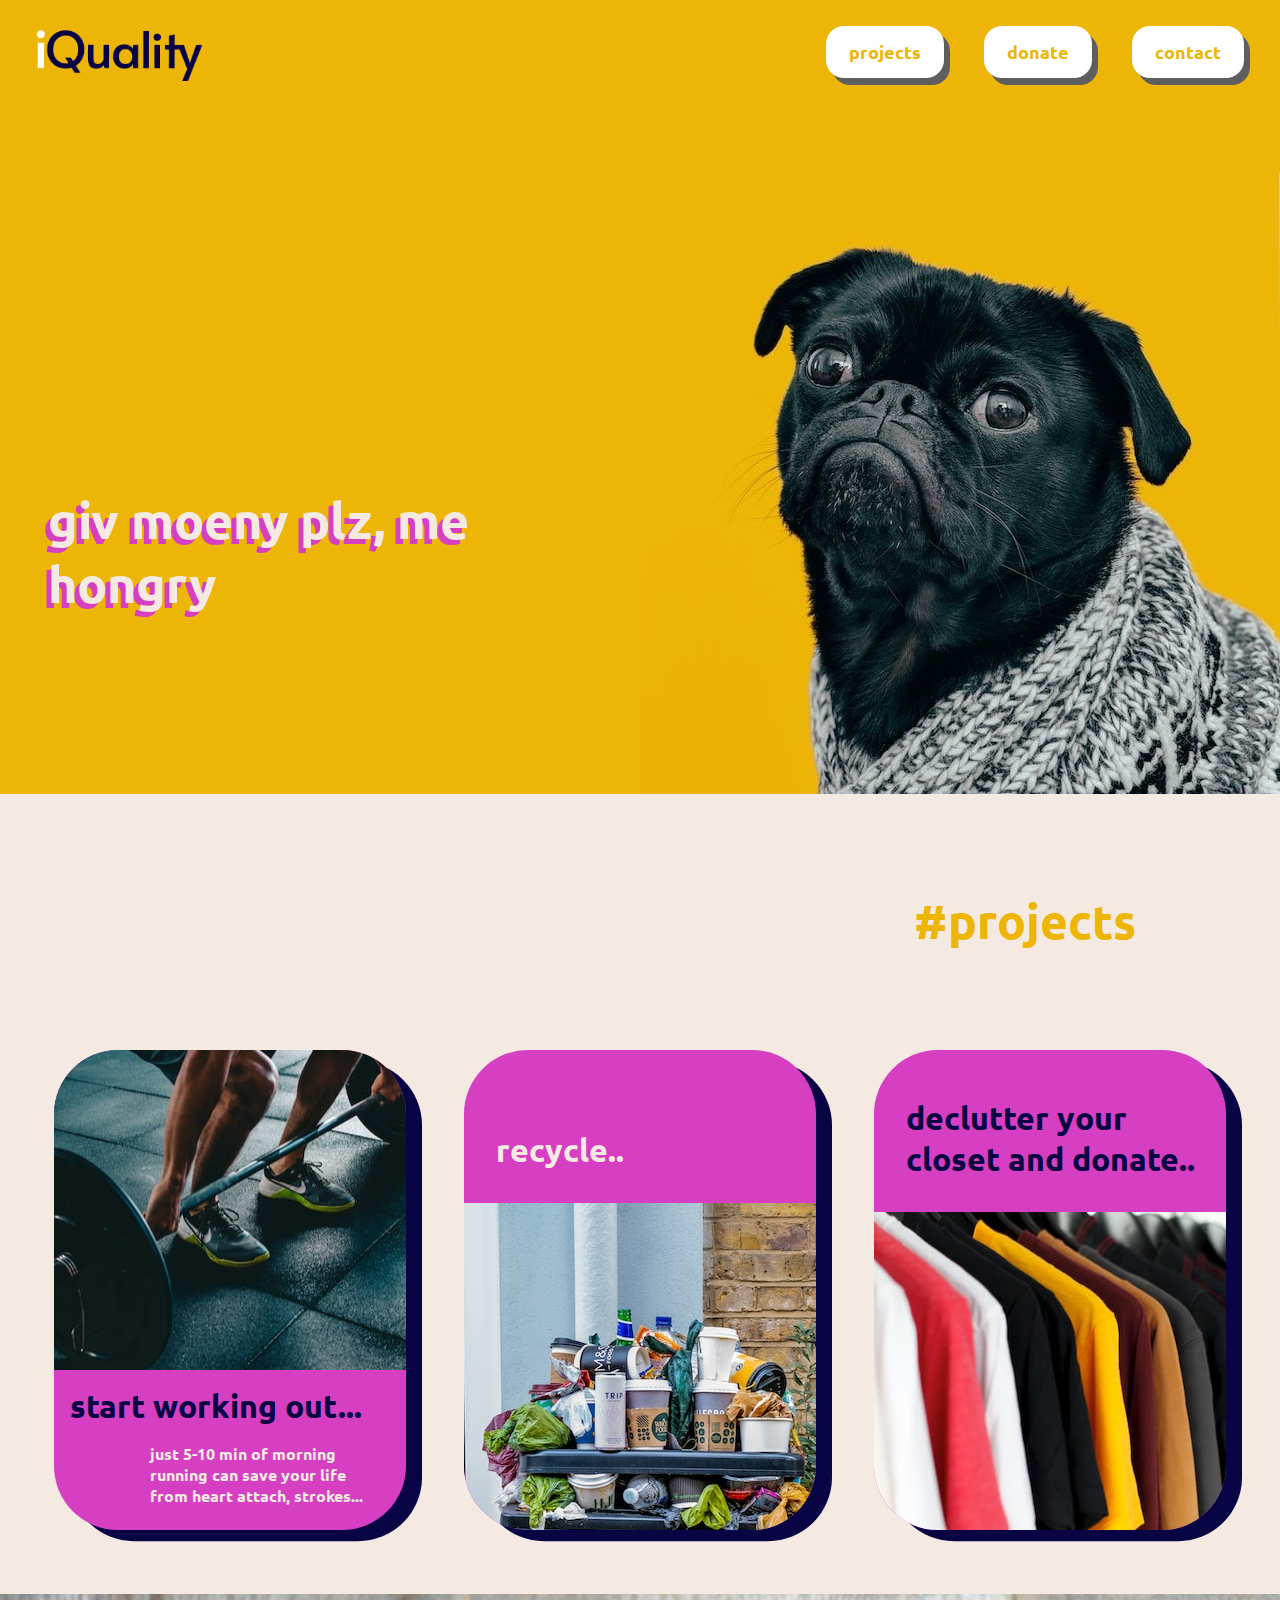
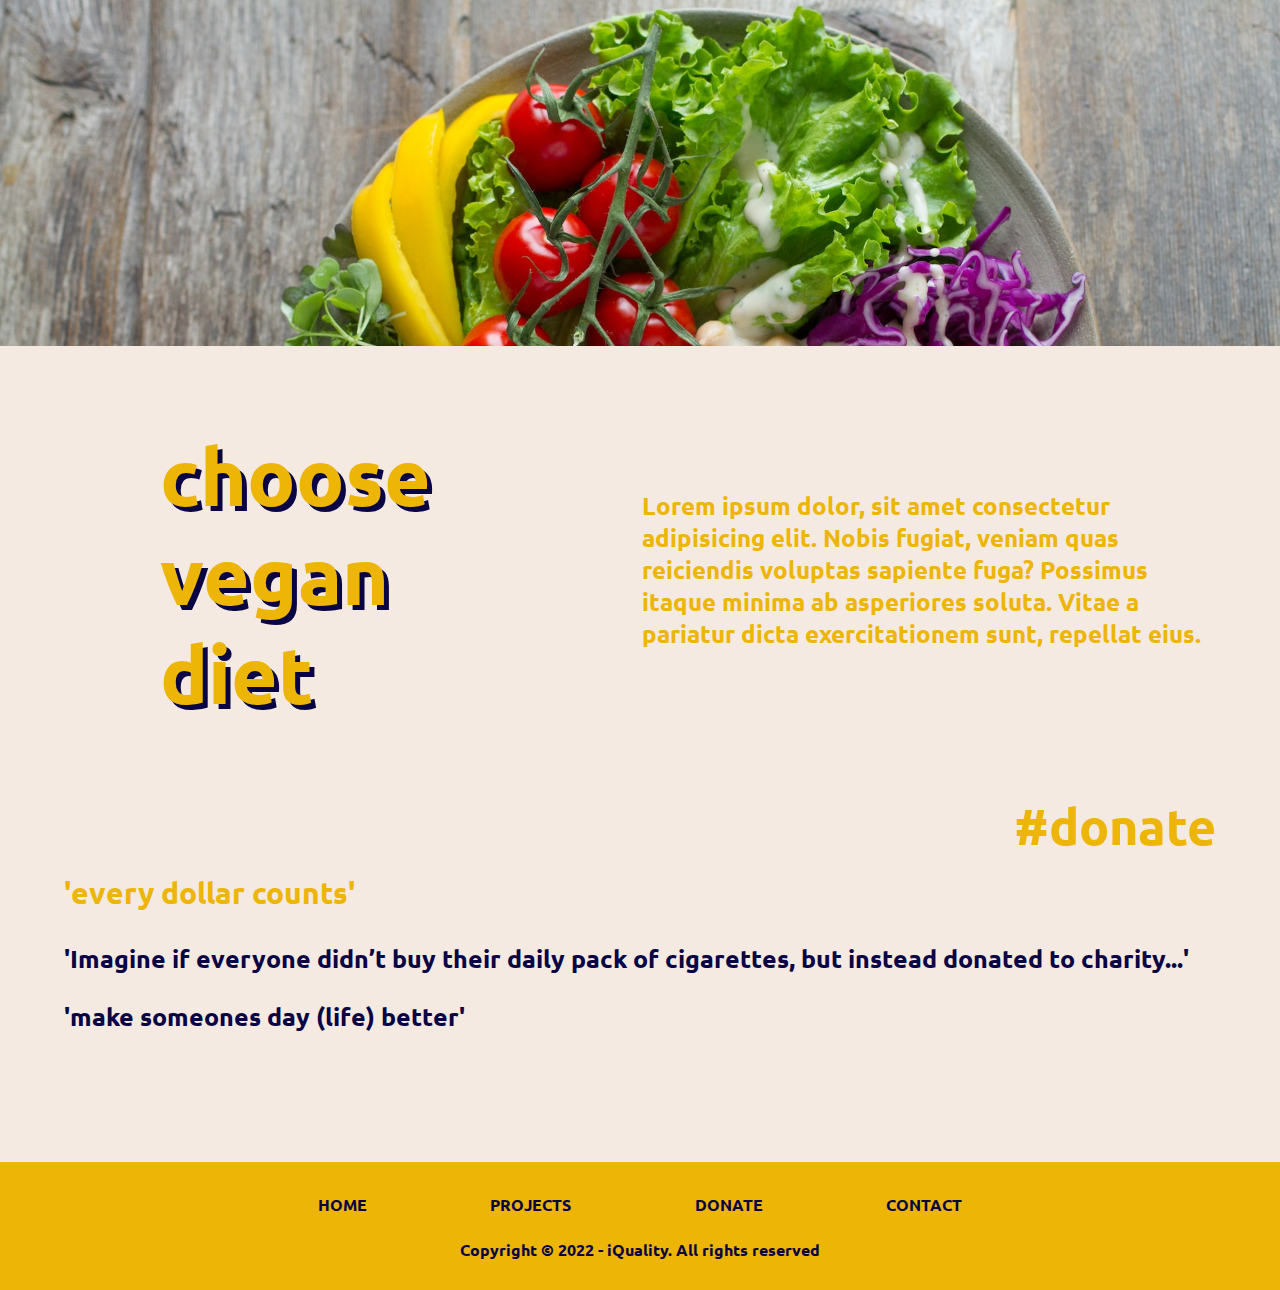
<file: index.html>
<!DOCTYPE html>
<html lang="en">
<head>
    <meta charset="UTF-8">
    <meta http-equiv="X-UA-Compatible" content="IE=edge">
    <meta name="viewport" content="width=device-width, initial-scale=1.0">
    <link rel="stylesheet" href="./style/styleNav.css">
    <link rel="stylesheet" href="./style/styleIndex.css">
    <link rel="stylesheet" href="./style/styleFooter.css">
    <link rel="preconnect" href="https://fonts.googleapis.com">
    <link rel="preconnect" href="https://fonts.gstatic.com" crossorigin>
    <link href="https://fonts.googleapis.com/css2?family=Sonsie+One&family=Ubuntu:wght@300;400;500;700&display=swap" rel="stylesheet">
    <title>iQuality</title>
</head>
<body>

    <!-- header -->
    <header>

        <!-- navigation -->
        <nav>
            <section id="NavContainer"> 
                <div id="logo"><a href="./index.html"><img src="./images/imgLogo/iQuality-logo.png" alt="iQuality"></a></div>
            
                <!-- nav buttons -->
                <ul>
                    <a href="./projects.html"><li>projects</li></a>
                    <a href="./donate.html"><li>donate</li></a>
                    <a href="./contact.html"><li>contact</li></a>
                </ul>
            </section>
        </nav>
    </header>

    <main>
    
        <!-- main hedline -->
        <section id="headMain">
            <div id="headText"><p>giv moeny plz, 
                me hongry</p></div>
             <div id="headImage"><img src="./images/dogHeadImg.jpg" alt="dog"></div>
        </section>

        <!-- main project cards -->
        <h2 id="MainProjectCards">#projects</h2>
        <section id="projectCard">
            <!-- firstCard -->
            <div class="cards" id="firstCard">
                <div id="imgGym"></div>
                <p id="gymText1">start working out...</p>
                <p id="gymText2">just 5-10 min of morning running can save your life from heart attach, strokes...</p>
            </div>
            <!-- secondCard -->
            <div class="cards" id="secondCard">
                <p id="canText1">recycle..</p>
                <div id="imgCan"></div>
            </div>
            <!-- thirdCard -->
            <div class="cards" id="thirdCard">
                <p id="chlothText">declutter your closet and donate.. </p>
                <div id="imgShirts"></div>
            </div>
        </section>

        <!-- go vegan section -->
        <section id="GoVegan"> 
            <div id="imgBoxSalad">
                <div id="imgSalad"></div>
            </div>
            <div id="saladTextBox">
                <h3>choose vegan diet</h3>
                <p>Lorem ipsum dolor, sit amet consectetur adipisicing elit. Nobis fugiat, veniam quas reiciendis voluptas sapiente fuga? Possimus itaque minima ab asperiores soluta. Vitae a pariatur dicta exercitationem sunt, repellat eius.</p>
            </div>
        </section>

        <section id="donationBox">
            <h3>#donate</h3>
            <div id="textBoxDonation">
                <p id="pEveryDolar">'every dollar counts'</p>
                <p class="pDonation">'Imagine if everyone didn’t buy their daily pack of cigarettes, but instead donated to charity...'</p>
                <p class="pDonation">'make someones day (life) better'</p>
            </div>
        </section>

    </main>

    <footer>
            <ul>
                <a href="./index.html"><li>HOME</li></a>
                <a href="./projects.html"><li>PROJECTS</li></a>
                <a href="./donate.html"><li>DONATE</li></a>
                <a href="./contact.html"><li>CONTACT</li></a>
            </ul>
            <p>Copyright &copy 2022 - iQuality. All rights reserved</p>
    </footer>
    
</body>
</html>
</file>
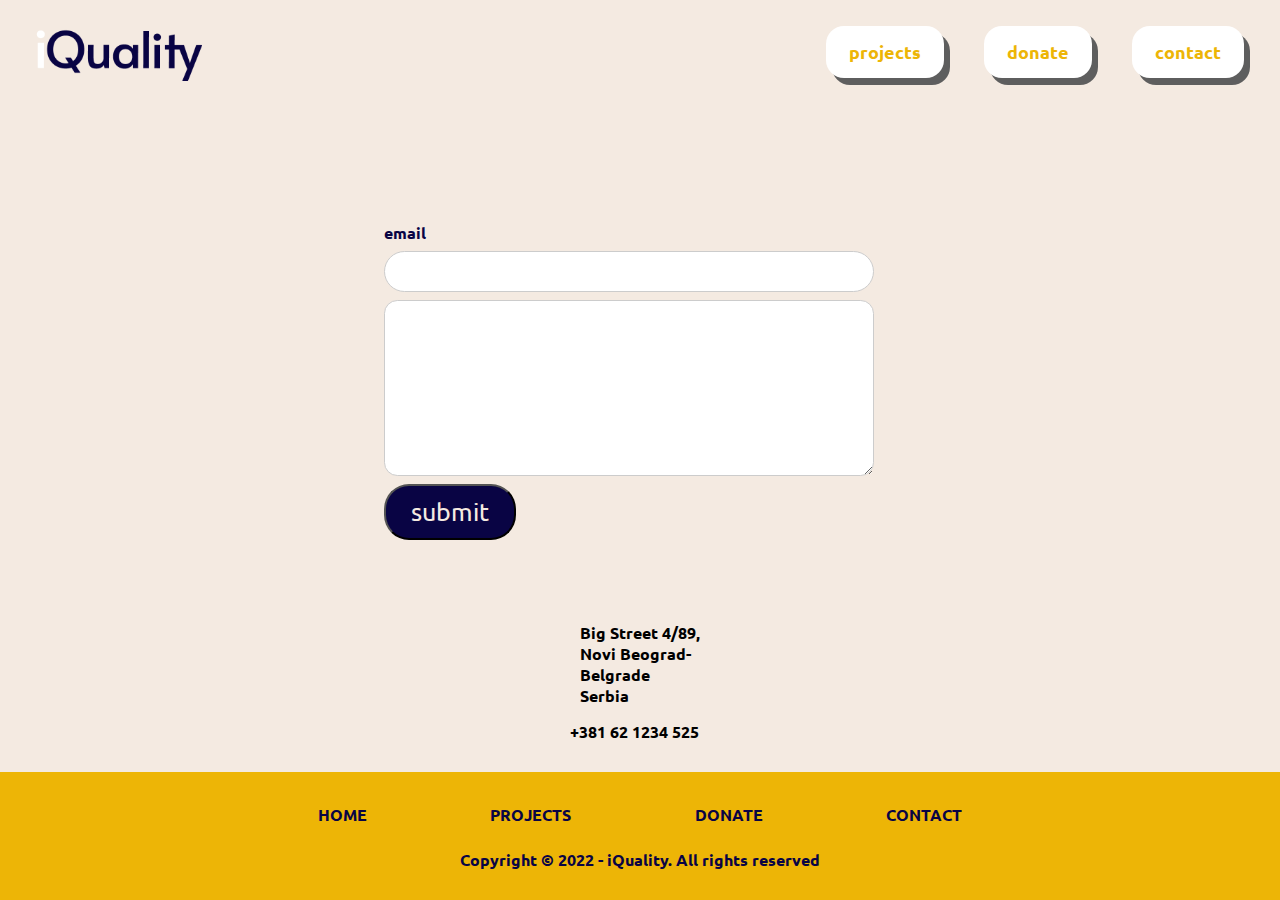
<file: contact.html>
<!DOCTYPE html>
<html lang="en">
<head>
    <meta charset="UTF-8">
    <meta http-equiv="X-UA-Compatible" content="IE=edge">
    <meta name="viewport" content="width=device-width, initial-scale=1.0">
    <link rel="stylesheet" href="./style/styleNav2.css">
    <link rel="stylesheet" href="./style/styleContact.css">
    <link rel="stylesheet" href="./style/styleFooter.css">
    <link rel="preconnect" href="https://fonts.googleapis.com">
    <link rel="preconnect" href="https://fonts.gstatic.com" crossorigin>
    <link href="https://fonts.googleapis.com/css2?family=Sonsie+One&family=Ubuntu:wght@300;400;500;700&display=swap" rel="stylesheet">
    <title>iQuality</title>
</head>

   <!-- header -->
   <header>

        <!-- navigation -->
        <nav>
            <section id="NavContainer"> 
                <div id="logo"><a href="./index.html"><img src="./images/imgLogo/iQuality-logo.png" alt="iQuality"></a></div>
            
                <!-- nav buttons -->
                <ul>
                    <a href="./projects.html"><li>projects</li></a>
                    <a href="./donate.html"><li>donate</li></a>
                    <a href="./contact.html"><li>contact</li></a>
                </ul>
            </section>
        </nav>
    </header>

<main>


    <div id="form">
        <form>
            <label for="email">email</label>
            <input type="email" id="email" name="email">
            <textarea name="comment" id="comment" cols="30" rows="10"></textarea>
            <input type="submit" value="submit" id="submit">
          </form>
    </div>

    <p id="firstText">Big Street 4/89, Novi Beograd-Belgrade Serbia</p>
    <p id="secondText">+381 62 1234 525</p>

</main>

    <footer>
            <ul>
                <a href="./index.html"><li>HOME</li></a>
                <a href="./projects.html"><li>PROJECTS</li></a>
                <a href="./donate.html"><li>DONATE</li></a>
                <a href="./contact.html"><li>CONTACT</li></a>
            </ul>
            <p>Copyright &copy 2022 - iQuality. All rights reserved</p>
    </footer>

</body>
</html>
</file>
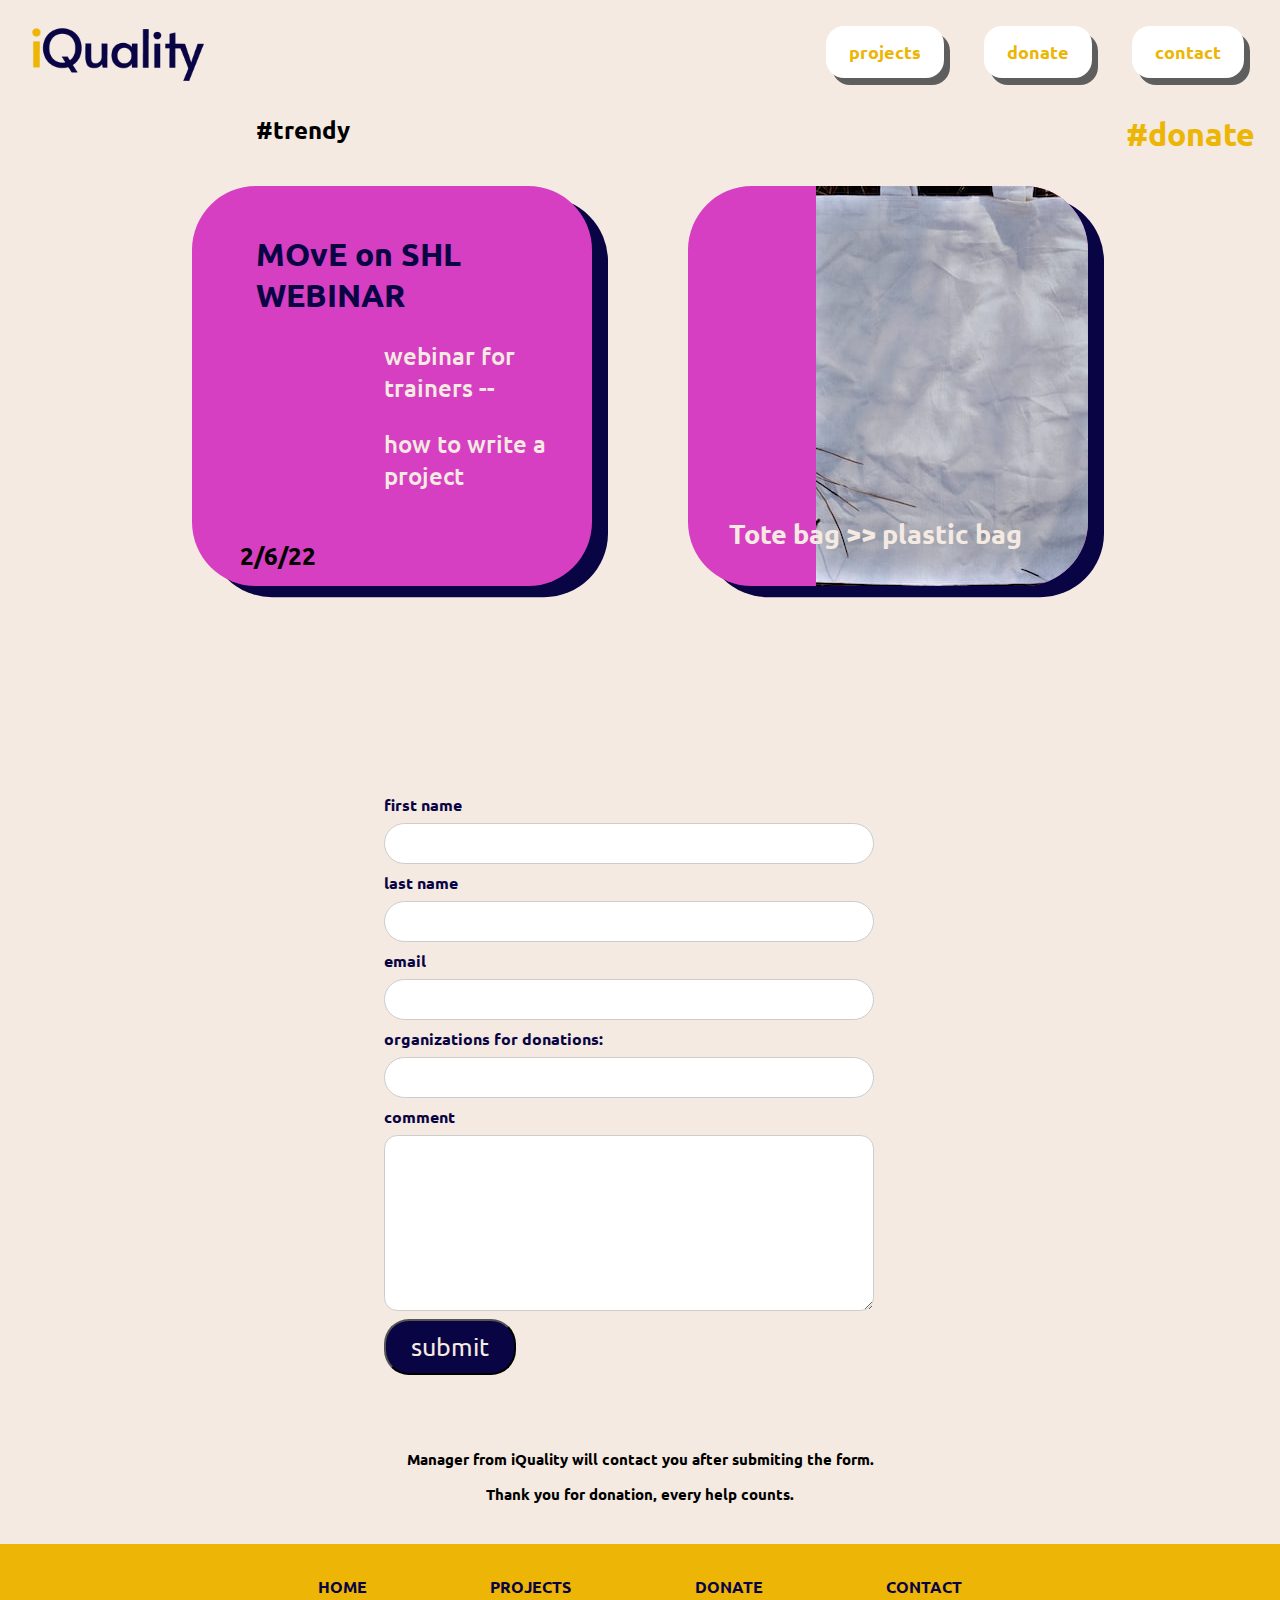
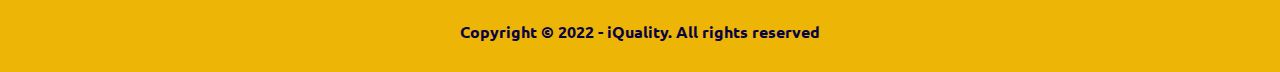
<file: donate.html>
<!DOCTYPE html>
<html lang="en">
<head>
    <meta charset="UTF-8">
    <meta http-equiv="X-UA-Compatible" content="IE=edge">
    <meta name="viewport" content="width=device-width, initial-scale=1.0">
    <link rel="stylesheet" href="./style/styleNav2.css">
    <link rel="stylesheet" href="./style/styleDonate.css">
    <link rel="stylesheet" href="./style/styleFooter.css">
    <link rel="preconnect" href="https://fonts.googleapis.com">
    <link rel="preconnect" href="https://fonts.gstatic.com" crossorigin>
    <link href="https://fonts.googleapis.com/css2?family=Sonsie+One&family=Ubuntu:wght@300;400;500;700&display=swap" rel="stylesheet">
    <title>Donate</title>
</head>
<body>
    
 <!-- header -->
 <header>

    <!-- navigation -->
    <nav>
        <section id="NavContainer"> 
            <div id="logo"><a href="./index.html"><img src="./images/imgLogo/iQuality-logo-v2.png" alt="iQuality"></a></div>
        
            <!-- nav buttons -->
            <ul>
                <a href="./projects.html"><li>projects</li></a>
                <a href="./donate.html"><li>donate</li></a>
                <a href="./contact.html"><li>contact</li></a>
            </ul>
        </section>
    </nav>
</header>

<main>
    <h1>#donate</h1>
        <h2>#trendy</h2>
    <!-- two cards -->
         <section id="projectCard1and2">
            <!-- firstCard -->
            <div class="cards" id="firstCard">                    
                <p id="webinarText1">MOvE on SHL WEBINAR</p>
                <p class="webinarText2and3">webinar for trainers --</p>
                <p class="webinarText2and3">how to write a project</p>
                <p id="webinarText4">2/6/22</p>
            </div>

            <!-- secondCard -->
            <div class="cards" id="secondCard">
                <div id="imgTote"></div>
                <p>Tote bag >> plastic bag</p>       
            </div>
         </section>

         <div id="form">
            <form>
                <label for="fname">first name</label>
                <input type="text" id="fname" name="fname">
                <label for="lname">last name</label>
                <input type="text" id="lname" name="lname">
                <label for="email">email</label>
                <input type="email" id="email" name="email">
                <label for="donation">organizations for donations:</label>
                <input type="text" id="donation" name="donation">
                <label for="comment">comment</label>
                <textarea name="comment" id="comment" cols="30" rows="10"></textarea>
                <input type="submit" value="submit" id="submit">
              </form>
        </div>

        <p class="textDonation">Manager from iQuality will contact you after submiting the form.</p>
        <p class="textDonation" id="textDonation2">Thank you for donation, every help counts.</p>

</main>




<footer>
    <ul>
        <a href="./index.html"><li>HOME</li></a>
        <a href="./projects.html"><li>PROJECTS</li></a>
        <a href="./donate.html"><li>DONATE</li></a>
        <a href="./contact.html"><li>CONTACT</li></a>
    </ul>
    <p>Copyright &copy 2022 - iQuality. All rights reserved</p>
</footer>

<body>
</file>
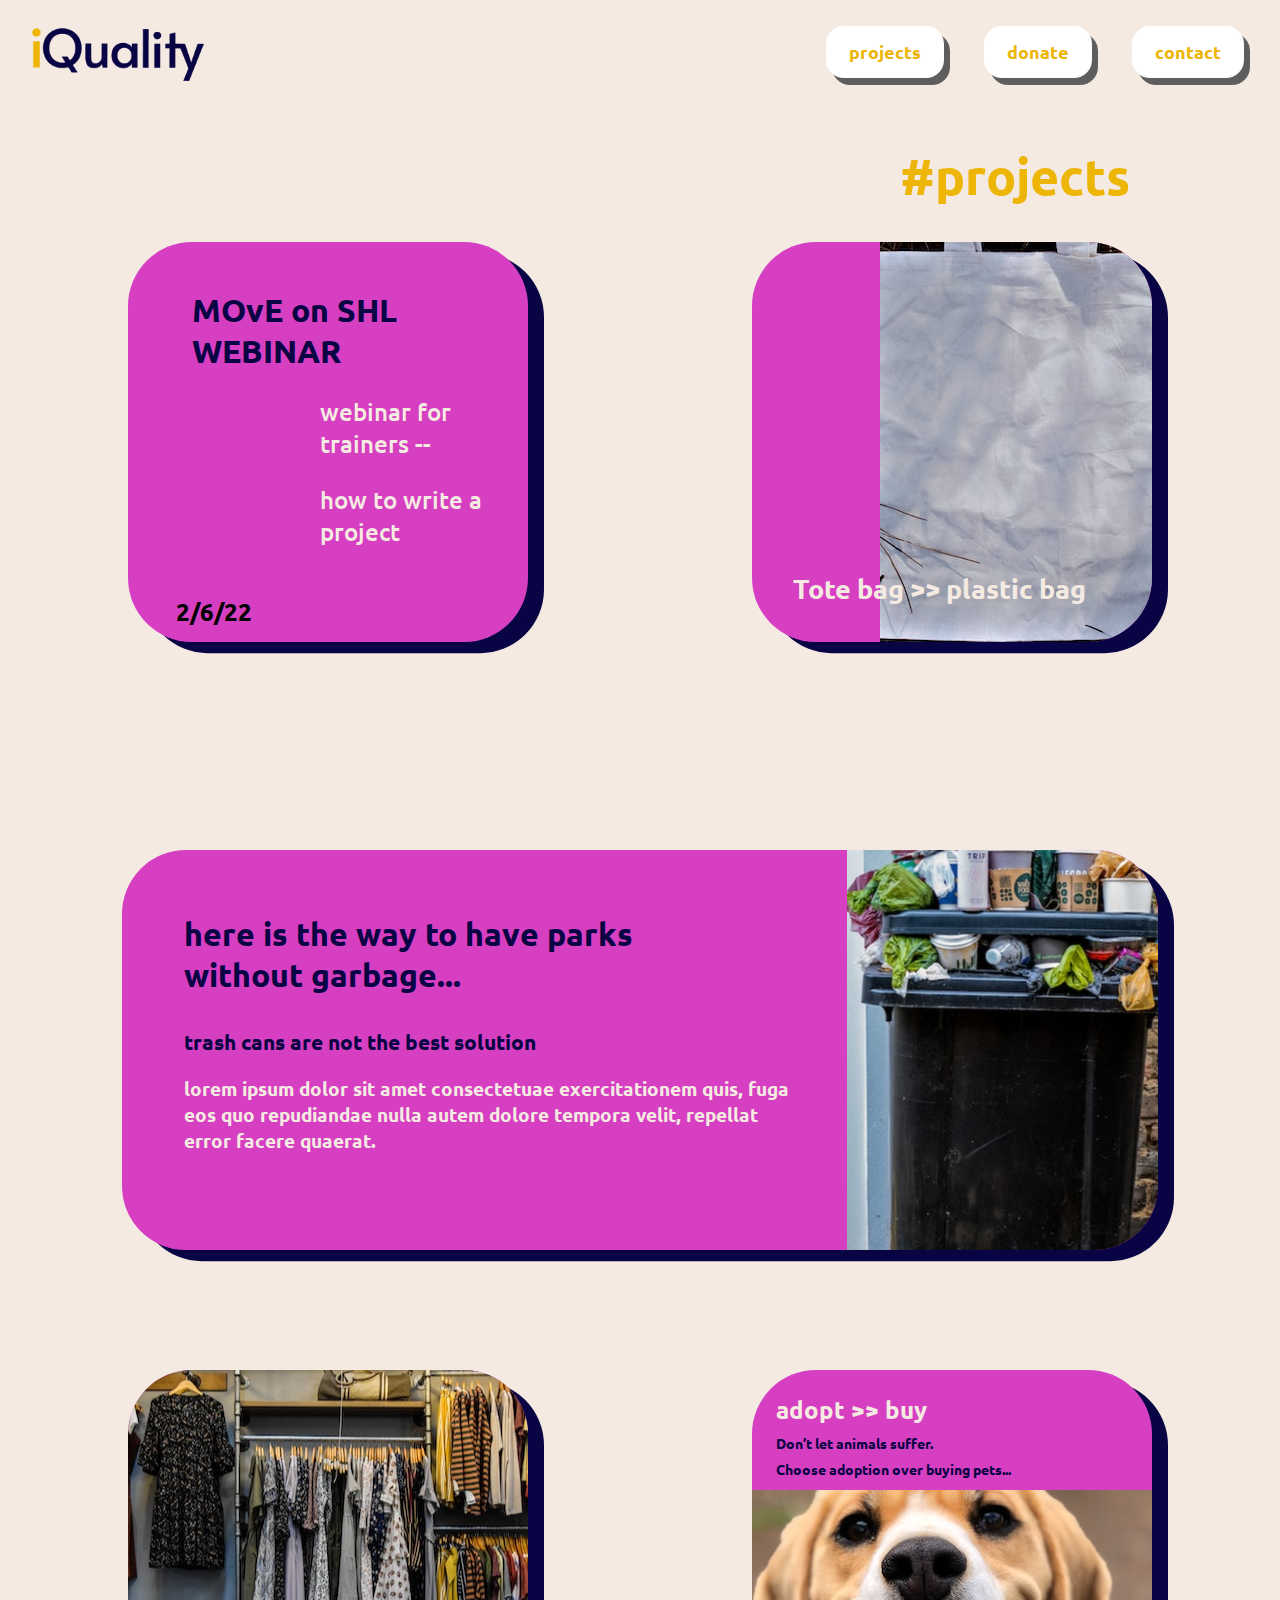
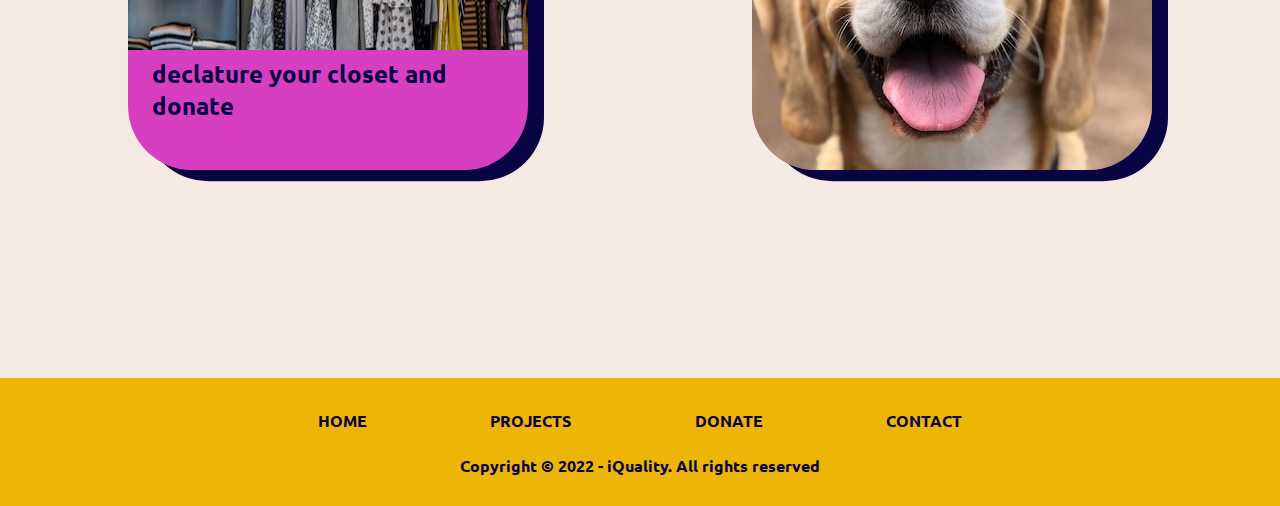
<file: projects.html>
<!DOCTYPE html>
<html lang="en">
<head>
    <meta charset="UTF-8">
    <meta http-equiv="X-UA-Compatible" content="IE=edge">
    <meta name="viewport" content="width=device-width, initial-scale=1.0">
    <link rel="stylesheet" href="./style/styleNav2.css">
    <link rel="stylesheet" href="./style/styleProjects.css">
    <link rel="stylesheet" href="./style/styleFooter.css">
    <link rel="preconnect" href="https://fonts.googleapis.com">
    <link rel="preconnect" href="https://fonts.gstatic.com" crossorigin>
    <link href="https://fonts.googleapis.com/css2?family=Sonsie+One&family=Ubuntu:wght@300;400;500;700&display=swap" rel="stylesheet">
    <title>iQuality</title>
</head>
<body>

    <!-- header -->
    <header>

        <!-- navigation -->
        <nav>
            <section id="NavContainer"> 
                <div id="logo"><a href="./index.html"><img src="./images/imgLogo/iQuality-logo-v2.png" alt="iQuality"></a></div>
            
                <!-- nav buttons -->
                <ul>
                    <a href="./projects.html"><li>projects</li></a>
                    <a href="./donate.html"><li>donate</li></a>
                    <a href="./contact.html"><li>contact</li></a>
                </ul>
            </section>
        </nav>
    </header>

    <main>
        <!-- headline -->
        <h1>#projects</h1>

            <!-- first two cards -->
            <section id="projectCard1and2">
                <!-- firstCard -->
                <div class="cards" id="firstCard">
                    <p id="webinarText1">MOvE on SHL WEBINAR</p>
                    <p class="webinarText2and3">webinar for trainers --</p>
                    <p class="webinarText2and3">how to write a project</p>
                    <p id="webinarText4">2/6/22</p>
                </div>

                <!-- secondCard -->
                <div class="cards" id="secondCard">
                    <div id="imgTote"></div>
                    <p>Tote bag >> plastic bag</p>
                </div>
            </section>

            <!-- thirdCard -->
            <section class="card3">
                <div class="cards" id="thirdCard">
                    <p id="GarbageText1">here is the way to have parks 
                        without garbage...</p>
                    <p id="GarbageText2">trash cans are not the best solution</p>
                    <p id="GarbageText3">lorem ipsum dolor sit amet consectetuae exercitationem quis, fuga eos quo repudiandae nulla autem dolore tempora velit, repellat error facere quaerat.</p> 
                    <div id="imgGarbage"></div>
                </div>
            </section>
            
            <!-- last two cards -->
            <section id="projectCard4and5">
                <!-- forthCard -->
                <div class="cards" id="forthCard">
                    <p>declature your closet and donate </p>
                    <div></div>
                </div>

                <!-- fifthCard -->
                <div class="cards" id="fifthCard">
                    <div></div>
                    <p id="dogText1">adopt >> buy </p>
                    <p class="dogText2and3">Don’t let animals suffer.</p>
                    <p class="dogText2and3">Choose adoption  over buying pets... </p>
                </div>
            </section>
     </main>
     <footer>
        <ul>
            <a href="./index.html"><li>HOME</li></a>
            <a href="./projects.html"><li>PROJECTS</li></a>
            <a href="./donate.html"><li>DONATE</li></a>
            <a href="./contact.html"><li>CONTACT</li></a>
        </ul>           
            <p>Copyright &copy 2022 - iQuality. All rights reserved</p>
     </footer>

    
    
</body>
</html>
</file>
<file: style/styleNav.css>
nav {
    background-color: #EDB506;
    width: 100%;
    padding-top: 10px;
}

nav #NavContainer {
    display: flex;
    justify-content: space-between;
    align-items: center;
}

nav #logo {
    height: 60px;
    width: 250px;
    margin-left: 2em;
}

nav section div img {
    max-width: 70%;
}

nav ul a li {
    text-decoration: none;
    font-weight: 700;
    color: #edb506;
    display: inline-block;
    padding: 14px 23px;
    margin-right: 2em;
    background-color: #fff;
    border-radius: 1em;
    font-size: 18px;
    box-shadow: 6px 7px  #5E5E5E;
    z-index: 3;
}

@media (max-width: 860px) {
    nav #NavContainer {
        display: block;
        height: 142px;
    }
    nav ul {
        margin-bottom: 0;
    }
    nav ul a li {
        position: static;
    }
}

@media (max-width: 500px) {
    nav #logo {
        height: 60px;
        width: 150px;
        margin-left: 1em;
    }
    nav ul a li {
        text-decoration: none;
        font-weight: 700;
        color: #edb506;
        display: inline-block;
        padding: 12px 18px;
        margin-right: 1em;
        background-color: #fff;
        border-radius: 1em;
        font-size: 10px;
        box-shadow: 6px 7px  #5E5E5E;
        z-index: 3;
    }

}
</file>
<file: style/styleIndex.css>
body {
    background-color: #F4EAE1;
    margin: 0;
    font-family: 'Ubuntu';
    font-weight: 700;
}

/* headline */

main #headMain {
    width: 100%;
    height: 700px;
    background-color: #edb506;
    display: flex;
    justify-content: space-between;
    align-items: flex-end;
}

main section #headImage img{
    float: right;
}

main section #headText {
    margin-left: 3em;
    margin-bottom: 8em;
    width: 35%;
    padding-top: 20em;
    text-shadow: -5px 5px #D63FC1;
}

main section #headText p {
    color: #F4EAE1;
    float: left;
    font-size: 50px;
}

/* project cards */

#MainProjectCards {
    color: #edb506;
    float: right;
    font-size: 3em;
    margin-right: 3em;
    margin-top: 2em;
    display: flex;
    justify-content: space-between;
}

#projectCard {
    display: flex;
    justify-content: space-around;
    margin-top: 16em;
    height: 28em;
    margin-bottom: 6em;
    padding: 0 2%;
}

/* first card */

#projectCard #firstCard {
    background-color: #D63FC1;
    width: 22em;
    height: 30em;
    border-radius: 4em;
    overflow: hidden;
    box-shadow: 1em 0.7em #090444;
}

#projectCard #firstCard #imgGym {
    background-image: url("../images/gymCard.jpg");
    background-position: center center;
    width: 22em;
    height: 20em;
}

#projectCard #firstCard #gymText1 {
    color: #090444;
    font-size: 2em;
    padding-left: 0.5em;
    margin: 0;
    margin-top: 0.5em;    
}

#projectCard #firstCard #gymText2 {
    margin: 0;
    color: #F4EAE1;
    padding-right: 2em;
    padding-left: 6em;
    padding-top: 1em;
}

/* second card */

#projectCard #secondCard {
    background-color: #D63FC1;
    width: 22em;
    height: 30em;
    border-radius: 4em;
    overflow: hidden;
    box-shadow: 1em 0.7em #090444;
}

#projectCard #secondCard #canText1 {
    font-size: 2em;
    padding-top: 2.5em;
    margin-left: 1em;
    color: #F4EAE1;
    margin-top: 0;
}

#imgCan {
    background-image: url(../images/Garbage.jpg);
    width: 22em;
    height: 22em;
    background-position: center top;
}

/* third card */

#projectCard #thirdCard {
    background-color: #D63FC1;
    width: 22em;
    height: 30em;
    border-radius: 4em;
    overflow: hidden;
    box-shadow: 1em 0.7em #090444;
}

#projectCard #thirdCard #chlothText {
    font-size: 2em;
    margin-top: 1.5em;
    margin-left: 1em;
    color: #090444;
}

#imgShirts{
    background-image: url(../images/shirts.jpg);
    width: 22em;
    height: 22em;
    background-position: center;
}

/* go vegan section*/

#GoVegan {
    margin: 0;
    background-color: #F4EAE1;
    height: 50em;
}

#GoVegan #imgBoxSalad {
    margin: 0;
    width: 100%;
    height: 22em;
}

#imgSalad {
    background-image: url(../images/salad.jpg);
    width: 100%;
    height: 22em;
    background-position: center center /cover;
    background-repeat: no-repeat;
    background-size: cover;
}

#saladTextBox {
    margin-left: 10em;
}

#GoVegan h3 {
    margin-top: 1em;
    font-size: 5em;
    width: 10%;
    color: #edb506;
    text-shadow: 5px 5px #090444;
    display: inline-block;
    width: 30%;
}

#GoVegan #saladTextBox p {
    float: right;
    width: 50%;
    font-size: 1.5em;
    color: #edb506;
    margin-right: 7%;
    margin-top: 6em;
} 

/* donation box */

#donationBox {
    height: 23em;
    margin: 0 5%;
}

#donationBox h3 {
    font-size: 50px;
    color: #edb506;
    float: right;
    margin: 0;
}

#donationBox #pEveryDolar {
    color: #edb506;
    font-size: 30px;
}

#textBoxDonation {
    padding-top: 50px;
}

#donationBox .pDonation {
    color: #090444;
    font-size: 25px;
}

/* responsive */

@media (max-width: 1200px) {
    #projectCard {
        width: 80%;
        flex-wrap: wrap;
        height: 1130px;
        margin: 0 auto;
    }
}

@media (max-width: 1020px) {
    #projectCard {
        height: 1200px;
    }
    #projectCard #firstCard {
        margin-right: 35px;
    }
    #projectCard #secondCard {
        margin-right: 35px;
    }
    #projectCard #thirdCard {
        margin-right: 35px;
    }
    #GoVegan {
        height: 800px;
    }
}

@media (max-width: 968px) {
    #projectCard {
        height: 1540px;
    }
}

@media (max-width: 860px) {
    #projectCard {
        height: 1700px;
    }
    main #headMain {
        height: 500px;
    }
    #saladTextBox {
        margin-left: 5em;
    }
    #GoVegan #saladTextBox p {
        margin-right: 3%;
    }
    main section #headImage img{
        float: none;
        position: static;
        width: 500px;
    }
    main section #headText p {
        color: #F4EAE1;
        float: none;
        font-size: 40px;
        position: absolute;
        top: 130px;
    }
}

@media (max-width: 730px)  {
    #MainProjectCards {
        font-size: 25px;
    }
    main section #headImage {
        margin: 0;
    }

    /* go vegan */
    #GoVegan {
        height: 40em;
    }
    #GoVegan h3 {
        margin-top: 0.5em;
        font-size: 3.5em;
        width: 30%;
    }
    #GoVegan #saladTextBox {
        height: 20em;
    } 
    #GoVegan #saladTextBox p {
        width: 40%;
        font-size: 1em;
        color: #edb506;
        margin-right: 8%;
        margin-top: 6em;
    } 

    /* donation */
    #donationBox { 
        height: 250px;
    }
    #donationBox h3 {
        font-size: 25px;
    }
    #donationBox #pEveryDolar { 
        font-size: 25px;
    }
    #textBoxDonation {
        padding-top: 40px;
    }
    #donationBox .pDonation {
        color: #090444;
        font-size: 20px;
    }
}

@media (max-width: 613px) {
    #donationBox h3 {
        float: none;
    }
    #textBoxDonation {
        padding-top: 0;
    }
}

@media (max-width: 550px) {
    main section #headText p {
        font-size: 30px;
        margin-right: 10%;
    }
    main #headMain {
        width: 100%;
        height: 450px;
        float: none;
    }   
    main section #headImage img{
        margin: 0;
        width: 350px;
    }
    #GoVegan #saladTextBox {
        height: 15em;
    } 
    #donationBox {
        margin-top: 100px;
    }
}

@media (max-width: 500px) {
    #projectCard {
        height: 1400px;
    }
    #projectCard #firstCard {
        margin: 0;
        width: 18.3em;
        height: 25em;
    }
    #projectCard #firstCard #imgGym {
        width: 19em;
        height: 18em;
    }
    #projectCard #firstCard #gymText1 {
        font-size: 1.2em;
        padding-left: 0.5em;
        margin: 0;
        margin-top: 0.5em;    
    }
    #projectCard #firstCard #gymText2 {
        margin: 0;
        color: #F4EAE1;
        font-size: 0.9em;
        padding-right: 1.5em;
        padding-left: 4em;
        padding-top: 0.5em;
    }
    #projectCard #secondCard {
        margin: 0;
        width: 18.3em;
        height: 25em;
    }
    #projectCard #secondCard #canText1 {
        font-size: 1.8em;
        padding-top: 2.3em;
        margin-left: 0.7em;
        color: #F4EAE1;
        margin-top: 0;
    }
    #imgCan {
        width: 19em;
        height: 18em;
    }
    #projectCard #thirdCard {
        margin: 0;
        width: 18.3em;
        height: 25em;
    }
    #projectCard #thirdCard #chlothText {
        font-size: 1.5em;
        margin-top: 1.5em;
        margin-left: 1em;
        color: #090444;
    }
    #imgShirts{
        width: 19em;
        height: 22em;
    }
    #GoVegan {
        height: 600px;
    }
    #GoVegan h3 {
        margin-left: 0.5em;
        font-size: 2em;
        width: 60%;
    }
    #GoVegan #saladTextBox{
        margin-left: 15px;
    }
    #GoVegan #saladTextBox p {
        margin-left: 10px;
        font-size: 15px;
        width: 85%;
        float: none;
        margin-top: 0;
    }
    #donationBox {
        margin-top: 15px;
        height: 220px;
    }
    #donationBox h3 {
        font-size: 20px;
    }
    #donationBox #pEveryDolar { 
        font-size: 20px;
    }
    #donationBox .pDonation {
        color: #090444;
        font-size: 15px;
    }
}

@media (max-width: 400px) {
    main #headMain {
        position: static;
        display: block;
        height: 350px;
    }
    main #headMain #headText {
        padding: 0;
        margin: 0;
        margin-left: 10px;
    }
    main #headMain #headImage {
        width: 320px;
        margin: 0;
    }
}

@media (max-width: 350px) {
    main #headMain img {
        width: 320px;
        margin: 0;
    }
    main #headMain #headImage {
        width: 320px;
        margin: 0;
        overflow: hidden;
    }
}
</file>
<file: style/styleFooter.css>
footer {
    width: 100%;
    height: 8em;
    background-color: #edb506;
    /* border: 1px solid red; */
}

footer ul {
    margin: 0 auto;
    display: flex;
    justify-content: space-around;
    width: 60%;
    padding-left: 0;
}

footer a li {
    margin-top: 2em;
    display: inline-block;
    text-decoration: none;
    color: #090444;
}

footer p {
    margin-top: 1.5em;
    text-align: center;
    color: #090444;
}

@media (max-width: 870px) {
    footer {
        height: 5.5em;
    }
    footer ul a li {
        font-size: 12px;
    }
    footer p {
        font-size: 12px;
    }
}

@media (max-width: 600px) {
    footer {
        height: 5em;
    }
    footer ul a li {
        font-size: 10px;
    }
    footer p {
        font-size: 10px;
    }
}
</file>
<file: style/styleNav2.css>
nav {
    /* background-color: #EDB506; */
    width: 100%;
    padding-top: 10px;
}

nav #NavContainer {
    display: flex;
    justify-content: space-between;
    align-items: center;
}

nav #logo {
    height: 60px;
    width: 250px;
    /* background-color: #5E5E5E; */
    margin-left: 2em;
}

nav section div img {
    max-width: 70%;
    /* margin-top: -8px; */
}

nav ul a li {
    text-decoration: none;
    font-weight: 700;
    color: #edb506;
    display: inline-block;
    padding: 14px 23px;
    margin-right: 2em;
    background-color: #fff;
    border-radius: 1em;
    font-size: 18px;
    box-shadow: 6px 7px  #5E5E5E;
    z-index: 3;
}

@media (max-width: 860px) {
    nav #NavContainer {
        display: block;
        height: 142px;
    }
    nav ul {
        margin-bottom: 0;
    }
    nav ul a li {
        position: static;
    }
}

@media (max-width: 500px) {
    nav #logo {
        height: 60px;
        width: 150px;
        margin-left: 1em;
    }
    nav ul a li {
        text-decoration: none;
        font-weight: 700;
        color: #edb506;
        display: inline-block;
        padding: 12px 18px;
        margin-right: 1em;
        background-color: #fff;
        border-radius: 1em;
        font-size: 10px;
        box-shadow: 6px 7px  #5E5E5E;
        z-index: 3;
    }

}
</file>
<file: style/styleContact.css>
body {
    background-color: #F4EAE1;
    margin: 0;
    font-family: 'Ubuntu';
    font-weight: 700;
}

#form { 
    margin-top: 8em;
    margin-left: 30%;
    color: #090444;
    height: 25em;
 }
 
 #email {
    width: 50%;
    padding: 12px 20px;
    border-radius: 5em;
    margin: 8px 0;
    display: block;
    border: 1px solid #ccc;
}

#comment {
    width: 50%;
    padding: 12px 20px;
    border-radius: 1em;
    margin: 8px 0;
    display: block;
    border: 1px solid #ccc;
}

#submit {
    font-family: 'Ubuntu';
    margin: 0 auto;
    display: inline-block;
    background: #090444;
    color: #F4EAE1;
    font-size: 25px;
    padding: 10px 25px;
    border-radius: 1em;
}

#firstText {
    margin: 0 auto;
    width: 120px;
    margin-bottom: 15px;
}

#secondText {
    padding-bottom: 30px;
    margin: 0 auto;
    width: 140px;
}

@media (max-width: 770px) {
    #submit {
        font-size: 18px;
        padding: 8px 20px;
        border-radius: 1em;
    }
}
</file>
<file: style/styleDonate.css>
body {
    background-color: #F4EAE1;
    margin: 0;
    font-family: 'Ubuntu';
    font-weight: 700;
}

h1 {
    float: right;
    color: #edb506;
    margin: 0;
    padding-right: 25px;
}

main h2 {
    margin-left: 20%;
}

#projectCard1and2 {
    display: flex;
    justify-content: space-between;
    margin: 0 auto;
    margin-top: 40px;
    width: 70%;
    height: 32em;
    margin-bottom: 6em;
}

/* first card */
#projectCard1and2 #firstCard {
    background-color: #D63FC1;
    width: 30em;
    height: 30em;
    border-radius: 4em;
    box-shadow: 1em 0.7em #090444;
}

#projectCard1and2 #firstCard #webinarText1 {
    margin-left: 2.5em;
    color: #090444;
    margin-top: 2em;
    font-size: 2.5em;
    margin-bottom: 1em;
}

#projectCard1and2 #firstCard .webinarText2and3 {
    margin-left: 9em;
    color: #F4EAE1;
    font-size: 27px;
    font-weight: 500;
}

#projectCard1and2 #firstCard #webinarText4 {
    margin-top: 2em;
    margin-left: 3em;
    font-size: 2em;
}

/* second card */
#projectCard1and2 #secondCard {
    position: relative;
    background-color: #D63FC1;
    width: 30em;
    height: 30em;
    border-radius: 4em;
    overflow: hidden;
    box-shadow: 1em 0.7em #090444;
}

#projectCard1and2 #secondCard p {
    color: #F4EAE1;
    font-size: 2em;
    position: absolute;
    left: 2em;
    bottom: 0.5em;
}

#projectCard1and2 #secondCard #imgTote {
    background-image: url(../images/tote.jpg);
    background-position: center center;
    width: 22em;
    height: 30em;
    float: right;
}

/* form */

#form {
   margin-left: 30%;
   color: #090444;
   height: 40em;
}

#fname {
    width: 50%;
    padding: 12px 20px;
    border-radius: 5em;
    margin: 8px 0;
    display: block;
    border: 1px solid #ccc;
}

#lname {
    width: 50%;
    padding: 12px 20px;
    border-radius: 5em;
    margin: 8px 0;
    display: block;
    border: 1px solid #ccc;
}

#email {
    width: 50%;
    padding: 12px 20px;
    border-radius: 5em;
    margin: 8px 0;
    display: block;
    border: 1px solid #ccc;
}

#donation {
    width: 50%;
    padding: 12px 20px;
    border-radius: 5em;
    margin: 8px 0;
    display: block;
    border: 1px solid #ccc;
}

#comment {
    width: 50%;
    padding: 12px 20px;
    border-radius: 1em;
    margin: 8px 0;
    display: block;
    border: 1px solid #ccc;
}

#submit {
    font-family: 'Ubuntu';
    margin: 0 auto;
    display: inline-block;
    background: #090444;
    color: #F4EAE1;
    font-size: 25px;
    padding: 10px 25px;
    border-radius: 1em;
}

.textDonation {
    text-align: center;
    font-size: 15px;
}
#textDonation2 {
    margin-bottom: 40px;
}

@media (max-width: 1300px) {
    #projectCard1and2 #firstCard {
        width: 25em;
        height: 25em;
    }
    #projectCard1and2 #secondCard {
        width: 25em;
        height: 25em;
    }
    #projectCard1and2 #firstCard #webinarText1 {
        margin-left: 2em;
        color: #090444;
        margin-top: 1.5em;
        font-size: 2em;
        margin-bottom: 0.5em;
    } 
    #projectCard1and2 #firstCard .webinarText2and3 {
        /* margin-top: 1em; */
        margin-left: 8em;
        color: #F4EAE1;
        font-size: 24px;
        font-weight: 500;
    } 
    #projectCard1and2 #firstCard #webinarText4 {
        margin-top: 2em;
        margin-left: 2em;
        font-size: 1.5em;
    }
    #projectCard1and2 #secondCard {
        width: 25em;
        height: 25em;
    }
    #projectCard1and2 #secondCard p {
        color: #F4EAE1;
        font-size: 1.7em;
        position: absolute;
        left: 1.5em;
        bottom: 0.3em;
    }
    #projectCard1and2 #secondCard #imgTote {
        width: 17em;
        height: 25em;
    }
}

@media (max-width: 1200px) {
    #projectCard1and2 {
        width: 60%;
        height: 17em;
        margin-bottom: 6em;
    }
    #projectCard1and2 #firstCard {
        width: 17em;
        height: 17em;
    }
    #projectCard1and2 #firstCard #webinarText1 {
        margin-left: 1.4em;
        width: 70%;
        margin-top: 1em;
        font-size: 1.4em;
        margin-bottom: 0.5em;
    }
    #projectCard1and2 #firstCard .webinarText2and3 {
        margin-left: 6em;
        width: 50%;
        font-size: 20px;
        font-weight: 500;
    }
    #projectCard1and2 #firstCard #webinarText4 {
        margin-top: 2em;
        margin-left: 1.7em;
        font-size: 1.2em;
    }
    #projectCard1and2 #secondCard {
        width: 17em;
        height: 17em;
    }
    #projectCard1and2 #secondCard p {
        font-size: 1.3em;
        left: 1em;
        bottom: 0.2em;
    }
    #projectCard1and2 #secondCard #imgTote {
        width: 14em;
        height: 17em;
    }
}

@media (max-width: 940px) {
    #projectCard1and2 {
        width: 80%;
        height: 17em;
        margin-bottom: 6em;
    }
}

@media (max-width: 770px) {
    #projectCard1and2 {
        display: flex;
        flex-direction: column;
        margin: 0 auto;
        width: 17;
        height: 40em;
        margin-bottom: 6em;
    }
    #projectCard1and2 #firstCard {
        margin: 0 auto;
    }
    #projectCard1and2 #secondCard {
        margin: 0 auto;
    }
    #projectCard4and5 {
        display: flex;
        flex-direction: column;
        margin: 0 auto;
        width: 17;
        height: 40em;
        margin-bottom: 6em;
    }
    #projectCard4and5 #forthCard {
        margin: 0 auto;
    }
    #projectCard4and5 #fifthCard {
        margin: 0 auto;
    }

    #form {
        margin-left: 5%;
     }
    #submit {
        font-size: 18px;
        padding: 8px 20px;
        border-radius: 1em;
    }
        
    #fname {
        width: 80%;
    }

    #lname {
        width: 80%;
    }

    #email {
        width: 80%;
    }

    #donation {
        width: 80%;
    }

    #comment {
        width: 80%;
    }
}
</file>
<file: style/styleProjects.css>
body {
    background-color: #F4EAE1;
    margin: 0;
    font-family: 'Ubuntu';
    font-weight: 700;
}

main h1 {
    color: #edb506;
    float: right;
    font-size: 50px;
    margin-right: 3em;
    margin-top: 1em;
}


#projectCard1and2 {
    display: flex;
    justify-content: space-between;
    margin: 0 auto;
    width: 80%;
    height: 32em;
    margin-bottom: 6em;
}

/* first card */
#projectCard1and2 #firstCard {
    background-color: #D63FC1;
    width: 30em;
    height: 30em;
    border-radius: 4em;
    /* overflow: hidden; */
    box-shadow: 1em 0.7em #090444;
}

#projectCard1and2 #firstCard #webinarText1 {
    margin-left: 2.5em;
    color: #090444;
    margin-top: 2em;
    font-size: 2.5em;
    margin-bottom: 1em;
}

#projectCard1and2 #firstCard .webinarText2and3 {
    /* margin-top: 1em; */
    margin-left: 9em;
    color: #F4EAE1;
    font-size: 27px;
    font-weight: 500;
}

#projectCard1and2 #firstCard #webinarText4 {
    margin-top: 2em;
    margin-left: 2em;
    font-size: 1.5em;
}

/* second card */
#projectCard1and2 #secondCard {
    position: relative;
    background-color: #D63FC1;
    width: 30em;
    height: 30em;
    border-radius: 4em;
    overflow: hidden;
    box-shadow: 1em 0.7em #090444;
}

#projectCard1and2 #secondCard p {
    color: #F4EAE1;
    font-size: 2em;
    position: absolute;
    left: 2em;
    bottom: 0.5em;
}

#projectCard1and2 #secondCard #imgTote {
    background-image: url(../images/tote.jpg);
    background-position: center center;
    width: 22em;
    height: 30em;
    float: right;
}

/* third card */

#thirdCard {
    position: relative;
    margin: 0 auto;
    margin-bottom: 120px;
    background-color: #D63FC1;
    width: 81%;
    height: 30em;
    border-radius: 4em;
    overflow: hidden;
    box-shadow: 1em 0.7em #090444;
}

#thirdCard #GarbageText1 {
    margin-top: 2em;
    color: #090444;
    font-size: 2.5em;
    margin-left: 6%;
    width: 55%;
}

#thirdCard #GarbageText2 {
    color: #090444;
    font-size: 1.5em;
    margin-left: 6%;
    width: 65%;
}

#thirdCard #GarbageText3 {
    color: #F4EAE1;
    font-size: 1.5em;
    margin-left: 6%;
    width: 50%;
}

#thirdCard #imgGarbage {
    background-image: url(../images/Garbage.jpg);
    background-position: center;
    width: 30%;
    height: 30em;
    position: absolute;
    top: 0;
    right: 0;
}

/* cards 4&5 */

#projectCard4and5 {
    display: flex;
    justify-content: space-between;
    margin: 0 auto;
    width: 80%;
    height: 32em;
    margin-bottom: 6em;
}

/* forth card */

#projectCard4and5 #forthCard {
    position: relative;
    background-color: #D63FC1;
    width: 30em;
    height: 30em;
    border-radius: 4em;
    overflow: hidden;
    box-shadow: 1em 0.7em #090444;
}

#forthCard p {
    color: #090444;
    position: absolute;
    font-size: 2em;
    bottom: 1em;
    left: 1em;
}

#forthCard div {
    background-image: url(../images/clothing.jpg);
    background-position: center;
    width: 100%;
    height: 70%;
}

/* fifthCard */


#projectCard4and5 #fifthCard {
    position: relative;
    background-color: #D63FC1;
    width: 30em;
    height: 30em;
    border-radius: 4em;
    overflow: hidden;
    box-shadow: 1em 0.7em #090444;
} 

#fifthCard div {
    background-image: url(../images/dog.jpg);
    background-position: center center;
    width: 100%;
    height: 75%;
    position: absolute;
    bottom: 0;
}

#fifthCard #dogText1 {
    color: #F4EAE1;
    font-size: 2em;
    margin-bottom: 0;
    margin-top: 0.5em;
    margin-left: 5%;
}

#fifthCard .dogText2and3 {
    color: #090444;
    font-size: 1em;
    margin-top: 0.5;
    margin-left: 5%;
}

/* responsive */

@media (max-width: 1300px) {
    #projectCard1and2 #firstCard {
        width: 25em;
        height: 25em;
    }
    #projectCard1and2 #firstCard #webinarText1 {
        margin-left: 2em;
        color: #090444;
        margin-top: 1.5em;
        font-size: 2em;
        margin-bottom: 0.5em;
    } 
    #projectCard1and2 #firstCard .webinarText2and3 {
        /* margin-top: 1em; */
        margin-left: 8em;
        color: #F4EAE1;
        font-size: 24px;
        font-weight: 500;
    } 
    #projectCard1and2 #firstCard #webinarText4 {
        margin-top: 2em;
        margin-left: 2em;
        font-size: 1.5em;
    }
    #projectCard1and2 #secondCard {
        width: 25em;
        height: 25em;
    }
    #projectCard1and2 #secondCard p {
        color: #F4EAE1;
        font-size: 1.7em;
        position: absolute;
        left: 1.5em;
        bottom: 0.3em;
    }
    #projectCard1and2 #secondCard #imgTote {
        width: 17em;
        height: 25em;
    }
    #thirdCard {
        width: 81%;
        height: 25em;
    }
    #thirdCard #GarbageText1 {
        margin-top: 2em;
        font-size: 2em;
        margin-left: 6%;
        width: 55%;
    } 
    #thirdCard #GarbageText2 {
        color: #090444;
        font-size: 1.3em;
        margin-left: 6%;
        width: 65%;
    }
    #thirdCard #GarbageText3 {
        color: #F4EAE1;
        font-size: 1.2em;
        margin-left: 6%;
        width: 60%;
    }
    #projectCard4and5 #forthCard {
        width: 25em;
        height: 25em;
    }
    #forthCard p {
        color: #090444;
        position: absolute;
        font-size: 1.5em;
        bottom: 1em;
        left: 1em;
    }  
    #projectCard4and5 #fifthCard {
        width: 25em;
        height: 25em;
    } 
    #fifthCard div {
        background-image: url(../images/dog.jpg);
        background-position: center center;
        width: 100%;
        height: 70%;
        position: absolute;
        bottom: 0;
    }
    #fifthCard #dogText1 {
        color: #F4EAE1;
        font-size: 1.5em;
        margin-bottom: 0;
        margin-top: 1em;
        margin-left: 6%;
    }
    #fifthCard .dogText2and3 {
        color: #090444;
        font-size: 0.9em;
        margin-top: 8px;
        margin-bottom: 0;
        margin-left: 6%;
    }
}

@media (max-width: 1050px) {
    main h1 {
        font-size: 30px;
        margin-right: 2em;
        margin-top: 0.5em;
    }
    #projectCard1and2 {
        width: 80%;
        height: 17em;
        margin-bottom: 6em;
    }
    #projectCard1and2 #firstCard {
        width: 17em;
        height: 17em;
    }
    #projectCard1and2 #firstCard #webinarText1 {
        margin-left: 1.4em;
        width: 70%;
        margin-top: 1em;
        font-size: 1.4em;
        margin-bottom: 0.5em;
    }
    #projectCard1and2 #firstCard .webinarText2and3 {
        margin-left: 6em;
        width: 50%;
        font-size: 20px;
        font-weight: 500;
    }
    #projectCard1and2 #firstCard #webinarText4 {
        margin-top: 2em;
        margin-left: 1.7em;
        font-size: 1.2em;
    }
    #projectCard1and2 #secondCard {
        width: 17em;
        height: 17em;
    }
    #projectCard1and2 #secondCard p {
        font-size: 1.3em;
        left: 1em;
        bottom: 0.2em;
    }
    #projectCard1and2 #secondCard #imgTote {
        width: 14em;
        height: 17em;
    }
    #projectCard4and5 {
        width: 80%;
        height: 18em;
        margin-bottom: 6em;
    }
    #projectCard4and5 #forthCard {
        width: 17em;
        height: 17em;
    }
    #forthCard p {
        color: #090444;
        position: absolute;
        font-size: 1.1em;
        bottom: 1.3em;
        left: 0.8em;
    }  
    #projectCard4and5 #fifthCard {
        width: 17em;
        height: 17em;
    }
    #fifthCard #dogText1 {
        color: #F4EAE1;
        font-size: 1.3em;
        margin-bottom: 0;
        margin-top: 1em;
        margin-left: 6%;
    }
    #fifthCard .dogText2and3 {
        color: #090444;
        font-size: 0.8em;
        margin-top: 6px;
        margin-bottom: 0;
        margin-left: 6%;
    }
    #fifthCard div {
        background-image: url(../images/dog.jpg);
        background-position: center top;
        width: 100%;
        height: 65%;
        position: absolute;
        bottom: 0;
    }
}

@media (max-width: 770px) {
    #projectCard1and2 {
        display: flex;
        flex-direction: column;
        margin: 0 auto;
        width: 17;
        height: 40em;
        margin-bottom: 6em;
    }
    #projectCard1and2 #firstCard {
        margin: 0 auto;
    }
    #projectCard1and2 #secondCard {
        margin: 0 auto;
    }
    #projectCard4and5 {
        display: flex;
        flex-direction: column;
        margin: 0 auto;
        width: 17;
        height: 40em;
        margin-bottom: 6em;
    }
    #projectCard4and5 #forthCard {
        margin: 0 auto;
    }
    #projectCard4and5 #fifthCard {
        margin: 0 auto;
    }
}

@media (max-width: 710px) {
    #thirdCard {
        width: 81%;
        height: 17em;
    }
    #thirdCard #GarbageText1 {
        margin-top: 1.2em;
        font-size: 1.4em;
        margin-left: 4%;
        width: 45%;
    } 
    #thirdCard #GarbageText2 {
        color: #090444;
        font-size: 1.3em;
        margin-left: 4%;
        width: 60%;
    }
    #thirdCard #GarbageText3 {
        color: #F4EAE1;
        font-size: 0.6em;
        margin-left: 4%;
        width: 60%;
    }
}

@media (max-width: 531px) {
    #thirdCard {
        width: 17em;
        height: 17em;
    }
    #thirdCard #GarbageText1 {
        margin-top: 1.8em;
        font-size: 1em;
        margin-left: 6%;
        width: 45%;
    } 
    #thirdCard #GarbageText2 {
        margin-top: 1.8em;
        font-size: 1em;
        margin-left: 6%;
        width: 45%;
        color: #edb506;
    }
    #thirdCard #GarbageText3 {
        display: none;
    }
    #thirdCard #imgGarbage {
        width: 9em;
        height: 18em;
    }
}
</file>
